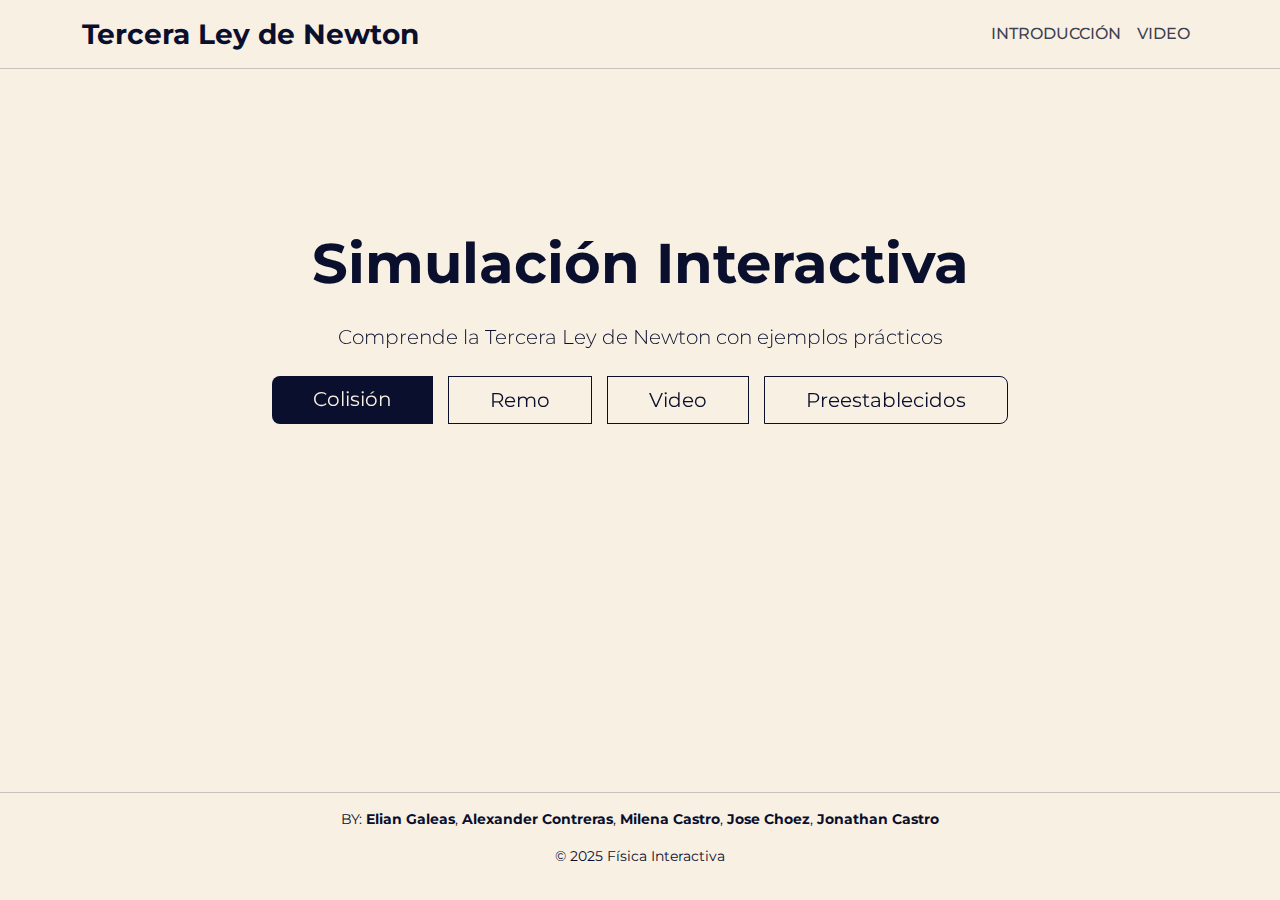
<file: fisica Proyecto/pagina principal/index.html>
<!DOCTYPE html>
<html lang="es">
<head>
  <meta charset="UTF-8" />
  <meta name="viewport" content="width=device-width, initial-scale=1" />
  <title>Simulación Interactiva - Tercera Ley de Newton</title>
  <!-- Google Font Montserrat -->
  <link
    href="https://fonts.googleapis.com/css2?family=Montserrat:wght@400;500;700&display=swap"
    rel="stylesheet"
  />
  <!-- Bootstrap CSS -->
  <link
    href="https://cdn.jsdelivr.net/npm/bootstrap@5.3.0/dist/css/bootstrap.min.css"
    rel="stylesheet"
  />
  <style>
    html, body {
      height: 100%; margin: 0;
      background-color: #F8F0E3;
      font-family: 'Montserrat', sans-serif;
      overflow: hidden;
    }
    body { display: flex; flex-direction: column; }
    body > * { position: relative; z-index: 1; }

    /* fondo de operadores */
    .operators-bg {
      position: fixed; top:0; left:0;
      width:100%; height:100%;
      pointer-events:none; z-index: 0;
    }
    .operator {
      position: absolute;
      font-size: 3rem;
      color: rgba(10,15,45,0.3);
      animation: moveOp linear infinite;
    }
    @keyframes moveOp {
      0%   { transform: translateY(100vh); opacity: 0; }
      10%  { opacity: 0.3; }
      100% { transform: translateY(-10vh); opacity: 0; }
    }

    /* navbar */
    .navbar {
      background-color: #F8F0E3;
      border-bottom:1px solid rgba(10,15,45,0.2);
    }
    .navbar-brand { font-weight:700; font-size:1.75rem; color:#0a0f2d!important; }
    .nav-link {
      color:rgba(10,15,45,0.8)!important;
      text-transform:uppercase;
      font-weight:500;
    }
    .nav-link:hover, .nav-link.active { color:#0a0f2d!important; }

    /* hero */
    .hero {
      height: 60vh;
      display:flex;
      align-items:center;
      justify-content:center;
      text-align:center;
    }
    .hero-content {
      background:transparent;
      color:#0a0f2d;
      padding:2rem;
      border-radius:12px;
      max-width:800px;
      width:90%;
    }
    .hero-content h1,
    .hero-content p,
    .hero-content .btn-group { margin-bottom:1.5rem; }
    .btn-group .btn { min-width:140px; }

    main { flex:1; }
    footer {
      background-color:#F8F0E3;
      border-top:1px solid rgba(10,15,45,0.2);
      text-align:center;
      padding:1rem 0;
      font-size:0.9rem;
      color:#0a0f2d;
    }
    footer strong { color:#0a0f2d; }

    /* botones */
    .btn-warning {
      background-color:#0a0f2d; border:none; color:#F8F0E3;
    }
    .btn-outline-light {
      border-color:#0a0f2d; color:#0a0f2d;
    }
  </style>
</head>
<body>
  <!-- fondo animado -->
  <div class="operators-bg" id="opsBg"></div>

  <!-- navbar -->
  <nav class="navbar navbar-expand-lg">
    <div class="container">
      <a class="navbar-brand mx-auto" href="index.html">Tercera Ley de Newton</a>
      <button class="navbar-toggler" type="button" data-bs-toggle="collapse"
              data-bs-target="#navbarNav">
        <span class="navbar-toggler-icon"></span>
      </button>
      <div class="collapse navbar-collapse justify-content-end" id="navbarNav">
        <ul class="navbar-nav">
          <li class="nav-item"><a class="nav-link" href="introduccion.html">Introducción</a></li>
          <li class="nav-item"><a class="nav-link" href="/pagina principal/recuersos/video1/video.html">Video</a></li>
        </ul>
      </div>
    </div>
  </nav>

  <!-- contenido principal -->
  <main>
    <section class="hero">
      <div class="hero-content">
        <h1 class="display-4 fw-bold">Simulación Interactiva</h1>
        <p class="lead">Comprende la Tercera Ley de Newton con ejemplos prácticos</p>
        <div class="d-flex justify-content-center gap-3 btn-group">
          <a href="colision/colision.html" class="btn btn-warning btn-lg">Colisión</a>
          <a href="Remo/Remo.html" class="btn btn-outline-light btn-lg">Remo</a>
          <a href="/pagina principal/recuersos/video1/video.html" class="btn btn-outline-light btn-lg">Video</a>
          <!-- NUEVO BOTÓN -->
          <a href="ejercicios.html" class="btn btn-outline-light btn-lg">Preestablecidos</a>
        </div>
      </div>
    </section>
  </main>

  <!-- footer -->
  <footer>
    <p>BY: <strong>Elian Galeas</strong>, <strong>Alexander Contreras</strong>, <strong>Milena Castro</strong>, <strong>Jose Choez</strong>, <strong>Jonathan Castro</strong></p>
    <p>&copy; 2025 Física Interactiva</p>
  </footer>

  <!-- Bootstrap JS -->
  <script src="https://cdn.jsdelivr.net/npm/bootstrap@5.3.0/dist/js/bootstrap.bundle.min.js"></script>
  <!-- operadores flotantes -->
  <script>
    const ops = ['+','-','×','÷'];
    const bg = document.getElementById('opsBg');
    for (let i = 0; i < 50; i++) {
      const span = document.createElement('span');
      span.className = 'operator';
      span.textContent = ops[Math.floor(Math.random()*ops.length)];
      span.style.left = Math.random()*100 + 'vw';
      span.style.animationDuration = (6+Math.random()*6) + 's';
      span.style.animationDelay = '-' + Math.random()*6 + 's';
      bg.append(span);
    }
  </script>
</body>
</html>
</file>
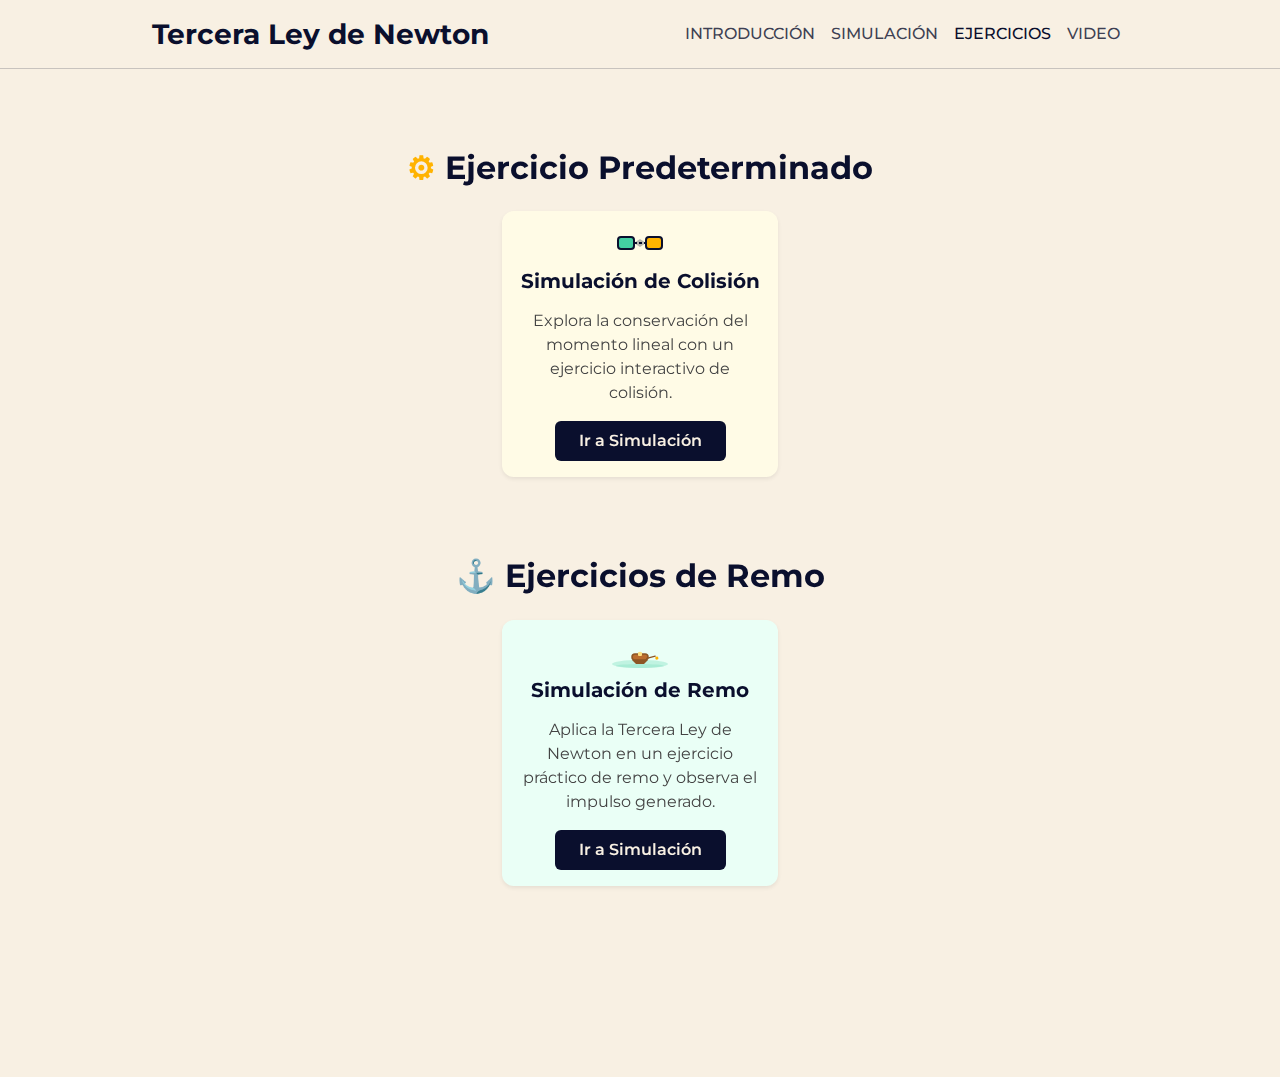
<file: fisica Proyecto/pagina principal/ejercicios.html>
<!DOCTYPE html>
<html lang="es">
<head>
  <meta charset="UTF-8" />
  <meta name="viewport" content="width=device-width, initial-scale=1" />
  <title>Ejercicios - Tercera Ley de Newton</title>
  <!-- Google Font Montserrat -->
  <link
    href="https://fonts.googleapis.com/css2?family=Montserrat:wght@400;500;700&display=swap"
    rel="stylesheet"
  />
  <!-- Bootstrap CSS -->
  <link
    href="https://cdn.jsdelivr.net/npm/bootstrap@5.3.0/dist/css/bootstrap.min.css"
    rel="stylesheet"
  />
  <style>
    html, body {
      height: 100%; margin: 0;
      background-color: #F8F0E3;
      font-family: 'Montserrat', sans-serif;
      overflow: hidden;
    }
    body { display:flex; flex-direction:column; }
    body > * { position: relative; z-index:1; }

    .operators-bg {
      position:fixed; top:0; left:0;
      width:100%; height:100%;
      pointer-events:none; z-index:0;
    }
    .operator {
      position:absolute; font-size:3rem;
      color:rgba(10,15,45,0.3);
      animation:moveOp linear infinite;
    }
    @keyframes moveOp {
      0%   { transform:translateY(100vh); opacity:0 }
      10%  { opacity:0.3 }
      100% { transform:translateY(-10vh); opacity:0 }
    }

    .navbar {
      background:#F8F0E3; border-bottom:1px solid rgba(10,15,45,0.2);
    }
    .navbar-brand {
      font-weight:700; font-size:1.75rem; color:#0a0f2d!important;
    }
    .nav-link {
      color:rgba(10,15,45,0.8)!important;
      text-transform:uppercase; font-weight:500;
    }
    .nav-link:hover, .nav-link.active {
      color:#0a0f2d!important;
    }

    main { flex:1; padding:2rem 1rem; }
    .container { max-width:1000px; margin:auto; }
    h2 {
      text-align:center; margin:3rem 0 2rem;
      color:#0a0f2d; font-weight:600;
    }
    .row.g-4 { margin-bottom:2rem; }
    .ejercicio-card {
      border:none; border-radius:12px;
      box-shadow:0 4px 20px rgba(0,0,0,0.08);
      transition:transform .2s;
    }
    .ejercicio-card:hover { transform:translateY(-5px); }
    .card-body { text-align:center; }
    .card-title {
      font-weight:500; color:#0a0f2d;
    }
    .btn-warning {
      background-color:#0a0f2d; border:none; color:#F8F0E3;
    }

    footer {
      background:#F8F0E3; border-top:1px solid rgba(10,15,45,0.2);
      text-align:center; padding:1rem 0; font-size:0.9rem; color:#0a0f2d;
    }
    footer strong { color:#0a0f2d; }

    .custom-up {
  max-width: 600px;
  margin: 0 auto;
}

.ejercicio-card {
  margin-bottom: 2rem;
  width: 100%;
  max-width: 400px;
}

.row.justify-content-center {
  justify-content: center !important;
}

  </style>
</head>
<body>
  <div class="operators-bg" id="opsBg"></div>

  <!-- Navbar -->
  <nav class="navbar navbar-expand-lg">
    <div class="container">
      <a class="navbar-brand mx-auto" href="index.html">Tercera Ley de Newton</a>
      <button class="navbar-toggler" type="button" data-bs-toggle="collapse"
              data-bs-target="#navbarNav"><span class="navbar-toggler-icon"></span></button>
      <div class="collapse navbar-collapse justify-content-end" id="navbarNav">
        <ul class="navbar-nav">
          <li class="nav-item"><a class="nav-link" href="introduccion.html">Introducción</a></li>
          <li class="nav-item"><a class="nav-link" href="index.html">Simulación</a></li>
          <li class="nav-item"><a class="nav-link active" href="ejercicios.html">Ejercicios</a></li>
          <li class="nav-item"><a class="nav-link" href="/pagina principal/recuersos/video1/video.html">Video</a></li>
        </ul>
      </div>
    </div>
  </nav>

<main class="d-flex justify-content-center" style="min-height: 100vh;">
  <div class="container text-center custom-up">
    <!-- Ejercicio Predeterminado -->
    <h2 class="fw-bold mb-4"><span style="color:#ffb300;">&#9881;</span> Ejercicio Predeterminado</h2>
    <div class="row justify-content-center mb-5">
      <div class="col-md-6 col-sm-10">
        <div class="card ejercicio-card mx-auto shadow-sm border-0" style="background:#fffbe6;">
          <div class="card-body">
            <!-- Bloques colisionando -->
            <div style="margin-bottom:10px;">
              <svg width="48" height="32" viewBox="0 0 48 32" fill="none" xmlns="http://www.w3.org/2000/svg">
                <rect x="2" y="10" width="16" height="12" rx="3" fill="#43cea2" stroke="#0a0f2d" stroke-width="2"/>
                <rect x="30" y="10" width="16" height="12" rx="3" fill="#ffb300" stroke="#0a0f2d" stroke-width="2"/>
                <polygon points="18,16 30,16 24,12" fill="#0a0f2d" opacity="0.3"/>
                <polygon points="18,16 30,16 24,20" fill="#0a0f2d" opacity="0.3"/>
                <line x1="18" y1="16" x2="30" y2="16" stroke="#0a0f2d" stroke-width="2" stroke-dasharray="3,2"/>
              </svg>
            </div>
            <h5 class="card-title mb-3" style="font-weight:700;">Simulación de Colisión</h5>
            <p class="mb-3" style="color:#444;">Explora la conservación del momento lineal con un ejercicio interactivo de colisión.</p>
            <a href="predeterminado/1.html" class="btn btn-warning px-4 py-2" style="font-weight:600;">Ir a Simulación</a>
          </div>
        </div>
      </div>
    </div>

    <!-- Ejercicios de Remo -->
    <h2 class="fw-bold mb-4"><span style="color:#43cea2;">&#9875;</span> Ejercicios de Remo</h2>
    <div class="row justify-content-center">
      <div class="col-md-6 col-sm-10">
        <div class="card ejercicio-card mx-auto shadow-sm border-0" style="background:#eafff6;">
          <div class="card-body">
            <!-- SVG de bote pequeño en el mar -->
            <div style="margin-bottom:10px;">
              <svg width="60" height="32" viewBox="0 0 60 32" fill="none" xmlns="http://www.w3.org/2000/svg">
                <ellipse cx="30" cy="28" rx="28" ry="4" fill="#43cea2" opacity="0.25"/>
                <ellipse cx="30" cy="30" rx="24" ry="2" fill="#43cea2" opacity="0.18"/>
                <rect x="22" y="18" width="16" height="6" rx="3" fill="#bb6d2e" stroke="#8d5524" stroke-width="1.5"/>
                <polygon points="22,24 38,24 34,28 26,28" fill="#8d5524"/>
                <rect x="28" y="16" width="4" height="4" rx="1" fill="#fee082" />
                <circle cx="30" cy="17" r="1.2" fill="#fee082"/>
                <rect x="36" y="22" width="10" height="1.2" rx="0.6" fill="#8d5524" transform="rotate(-15 36 22)"/>
                <rect x="45" y="21" width="3" height="3" rx="1.2" fill="#ffb300" transform="rotate(-15 45 21)"/>
              </svg>
            </div>
            <h5 class="card-title mb-3" style="font-weight:700;">Simulación de Remo</h5>
            <p class="mb-3" style="color:#444;">Aplica la Tercera Ley de Newton en un ejercicio práctico de remo y observa el impulso generado.</p>
            <a href="predeterminado/2.html" class="btn btn-warning px-4 py-2" style="font-weight:600;">Ir a Simulación</a>
          </div>
        </div>
      </div>
    </div>
  </div>
</main>

  <footer>
    <p>BY: <strong>Elian Galeas</strong>, <strong>Alexander Contreras</strong>, <strong>Milena Castro</strong>, <strong>Jose Choez</strong>, <strong>Jonathan Castro</strong></p>
    <p>&copy; 2025 Física Interactiva</p>
  </footer>

  <script src="https://cdn.jsdelivr.net/npm/bootstrap@5.3.0/dist/js/bootstrap.bundle.min.js"></script>
  <!-- Script operadores -->
  <script>
    const ops = ['+','-','×','÷'];
    const bg  = document.getElementById('opsBg');
    for (let i = 0; i < 50; i++) {
      const span = document.createElement('span');
      span.className       = 'operator';
      span.textContent     = ops[Math.floor(Math.random() * ops.length)];
      span.style.left      = Math.random() * 100 + 'vw';
      span.style.animationDuration = (6 + Math.random() * 6) + 's';
      span.style.animationDelay    = '-' + Math.random() * 6 + 's';
      bg.append(span);
    }
  </script>
</body>
</html>
</file>
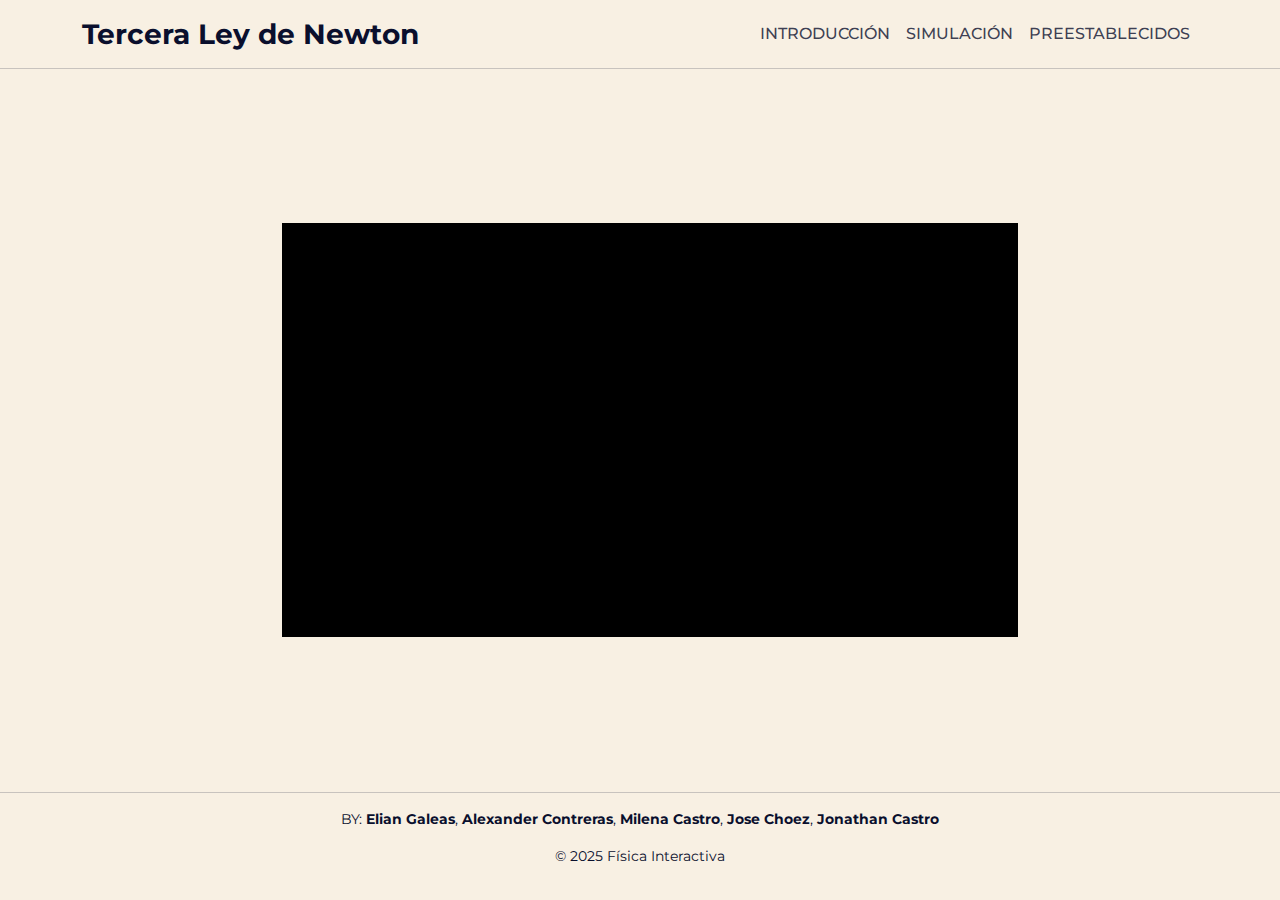
<file: fisica Proyecto/pagina principal/recuersos/video1/video.html>
<!DOCTYPE html>
<html lang="es">
<head>
  <meta charset="UTF-8" />
  <meta name="viewport" content="width=device-width, initial-scale=1" />
  <title>Video - Tercera Ley de Newton</title>
  <!-- Google Font Montserrat -->
  <link href="https://fonts.googleapis.com/css2?family=Montserrat:wght@400;500;700&display=swap" rel="stylesheet" />
  <!-- Bootstrap CSS -->
  <link href="https://cdn.jsdelivr.net/npm/bootstrap@5.3.0/dist/css/bootstrap.min.css" rel="stylesheet" />
  <style>
    html, body {
      height: 100%; margin: 0;
      background-color: #F8F0E3;
      font-family: 'Montserrat', sans-serif;
    }
    body { display: flex; flex-direction: column; }
    body > * { position: relative; z-index: 1; }
    .operators-bg {
      position: fixed; top:0; left:0;
      width:100%; height:100%;
      pointer-events:none; z-index: 0;
    }
    .operator {
      position: absolute;
      font-size: 3rem;
      color: rgba(10,15,45,0.3);
      animation: moveOp linear infinite;
    }
    @keyframes moveOp {
      0% { transform: translateY(100vh); opacity: 0; }
      10% { opacity: 0.3; }
      100% { transform: translateY(-10vh); opacity: 0; }
    }
    .navbar { background-color: #F8F0E3; border-bottom:1px solid rgba(10,15,45,0.2); }
    .navbar-brand { font-weight:700; font-size:1.75rem; color:#0a0f2d!important; }
    .nav-link { color:rgba(10,15,45,0.8)!important; text-transform:uppercase; font-weight:500; }
    .nav-link:hover, .nav-link.active { color:#0a0f2d!important; }
    main { flex:1; display: flex; justify-content: center; align-items: center; }
    .ratio { max-width: 800px; width: 90%; }
    footer { background-color:#F8F0E3; border-top:1px solid rgba(10,15,45,0.2); text-align:center; padding:1rem 0; font-size:0.9rem; color:#0a0f2d; }
    footer strong { color:#0a0f2d; }
  </style>
</head>
<body>
  <div class="operators-bg" id="opsBg"></div>
  <nav class="navbar navbar-expand-lg">
    <div class="container">
      <a class="navbar-brand mx-auto" href="/pagina principal/index.html">Tercera Ley de Newton</a>
      <button class="navbar-toggler" type="button" data-bs-toggle="collapse" data-bs-target="#navbarNav">
        <span class="navbar-toggler-icon"></span>
      </button>
      <div class="collapse navbar-collapse justify-content-end" id="navbarNav">
        <ul class="navbar-nav">
          <li class="nav-item"><a class="nav-link" href="/pagina principal/introduccion.html">Introducción</a></li>
          <li class="nav-item"><a class="nav-link" href="/pagina principal/index.html">Simulación</a></li>
          <li class="nav-item"><a class="nav-link" href="/pagina principal/ejercicios.html">Preestablecidos</a></li>
        </ul>
      </div>
    </div>
  </nav>
  <main>
    <div class="container py-4">
      <div class="row justify-content-center align-items-center">
        <!-- Botón Colisión a la izquierda, un poco más arriba -->
        <div id="btnColision" class="col-auto d-flex justify-content-center mb-3 mb-md-0 align-items-start" style="margin-top: -100px; visibility:hidden;">
          <a href="/pagina principal/colision/colision.html" class="btn btn-outline-warning btn-lg">
            Colisión <b>&larr;</b>
          </a>
        </div>
        <!-- Video centrado -->
        <div class="col-12 col-md-8 d-flex justify-content-center">
          <div style="max-width:800px; width:100%;">
            <iframe
              src="https://www.youtube-nocookie.com/embed/bMIf-L3PnWQ"
              title="Video explicativo Tercera Ley de Newton"
              frameborder="0"
              allow="accelerometer; autoplay; clipboard-write; encrypted-media; gyroscope; picture-in-picture; web-share"
              allowfullscreen
              style="display:block; width:100%; aspect-ratio:16/9; min-height:300px; max-height:450px; background:#000;">
            </iframe>
          </div>
        </div>
        <!-- Botón Remo a la derecha (sin cambios) -->
        <div id="btnRemo" class="col-auto d-flex justify-content-center mb-3 mb-md-0" style="visibility:hidden;">
          <a href="/pagina principal/Remo/Remo.html" class="btn btn-outline-warning btn-lg">
            Remo <b>&rarr;</b>
          </a>
        </div>
      </div>
    </div>
  </main>
  <footer>
    <p>BY: <strong>Elian Galeas</strong>, <strong>Alexander Contreras</strong>, <strong>Milena Castro</strong>, <strong>Jose Choez</strong>, <strong>Jonathan Castro</strong></p>
    <p>&copy; 2025 Física Interactiva</p>
  </footer>
  <script src="https://cdn.jsdelivr.net/npm/bootstrap@5.3.0/dist/js/bootstrap.bundle.min.js"></script>
  <script>
    document.addEventListener('DOMContentLoaded', function () {
      // Animación de operadores
      const ops = ['+','-','×','÷'];
      const bg = document.getElementById('opsBg');
      for (let i = 0; i < 50; i++) {
        const span = document.createElement('span');
        span.className = 'operator';
        span.textContent = ops[Math.floor(Math.random()*ops.length)];
        span.style.left = Math.random()*100 + 'vw';
        span.style.animationDuration = (6+Math.random()*6) + 's';
        span.style.animationDelay = '-' + Math.random()*6 + 's';
        bg.appendChild(span); // Solo una vez
      }

      // Mostrar botones con temporizador
      setTimeout(() => {
        const btnColision = document.getElementById('btnColision');
        console.log(btnColision);  // Verifica que el elemento sea encontrado
        btnColision.style.visibility = 'visible';  // Cambiado a 'visibility'
      }, 5000); // 5 segundos

      setTimeout(() => {
        const btnRemo = document.getElementById('btnRemo');
        console.log(btnRemo);  // Verifica que el elemento sea encontrado
        btnRemo.style.visibility = 'visible';  // Cambiado a 'visibility'
      }, 7500); // 7 segundos
    });
  </script>
</body>
</html>
</file>
